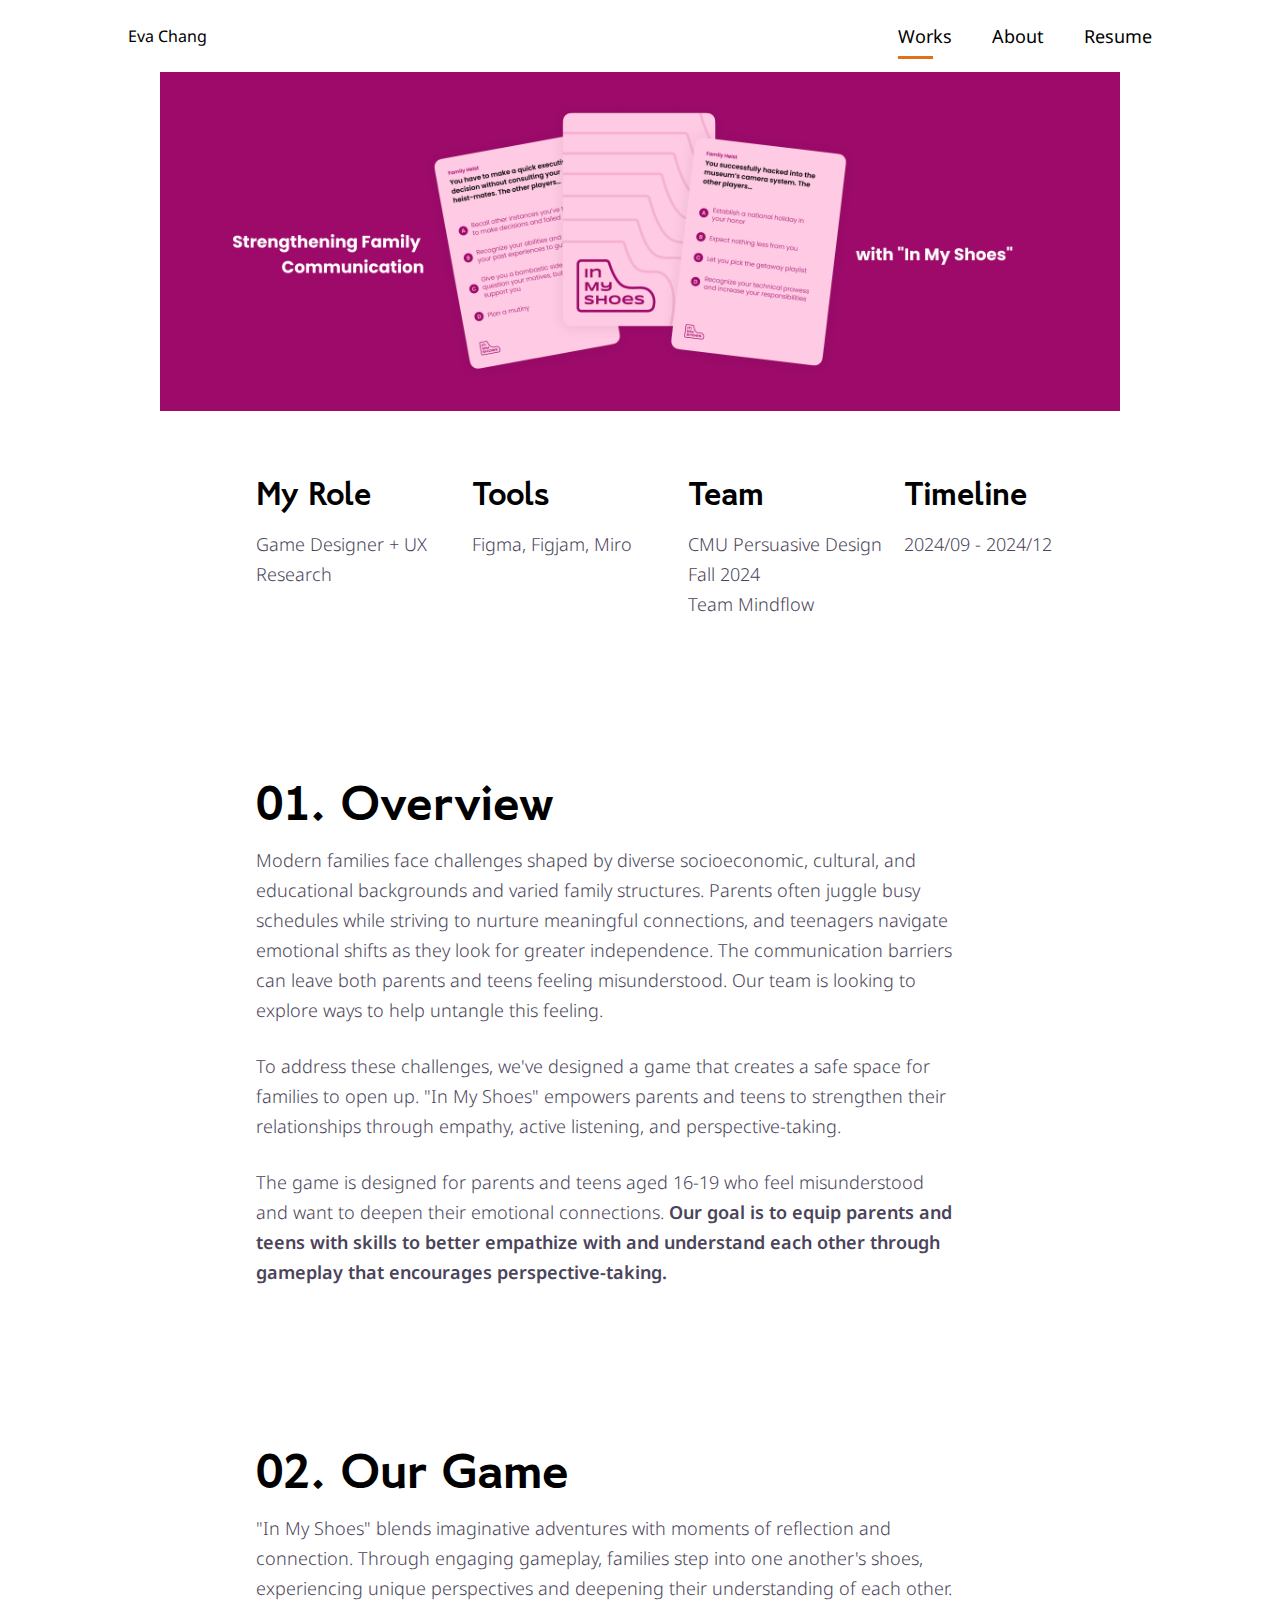
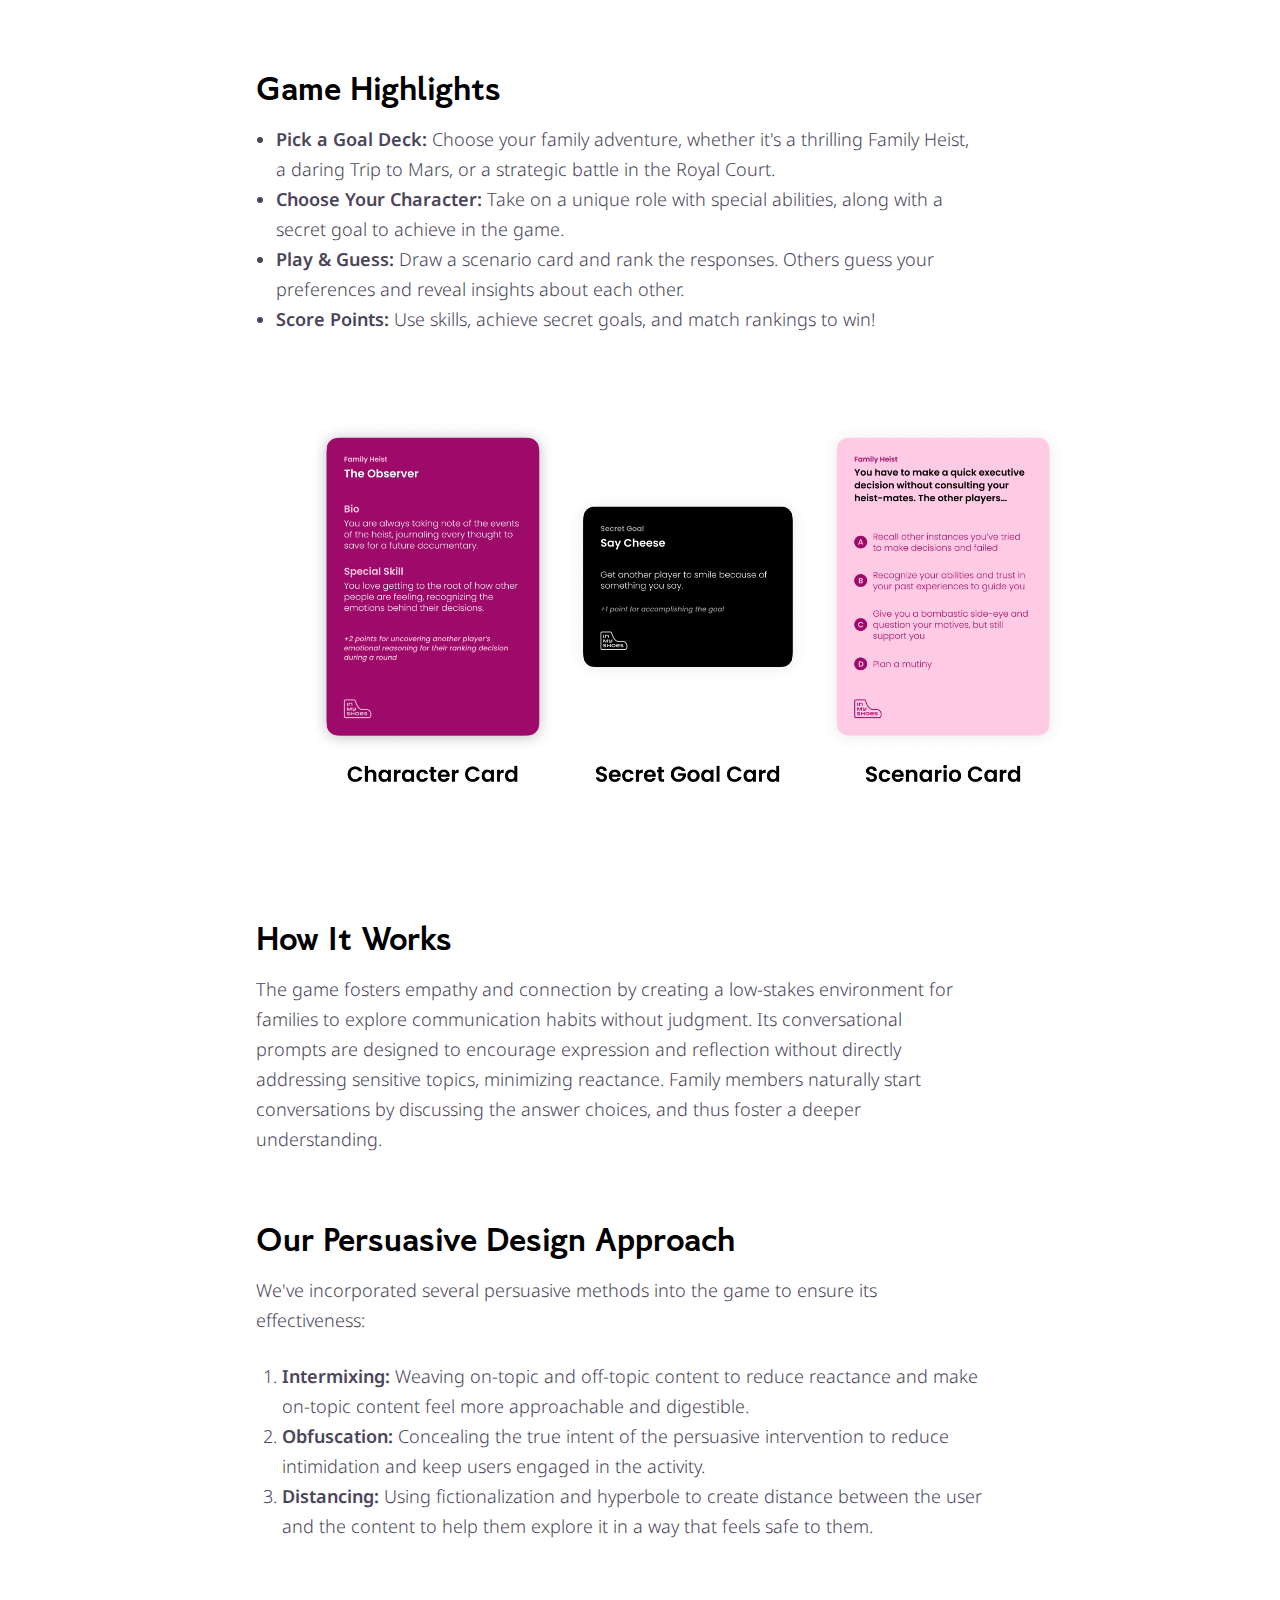
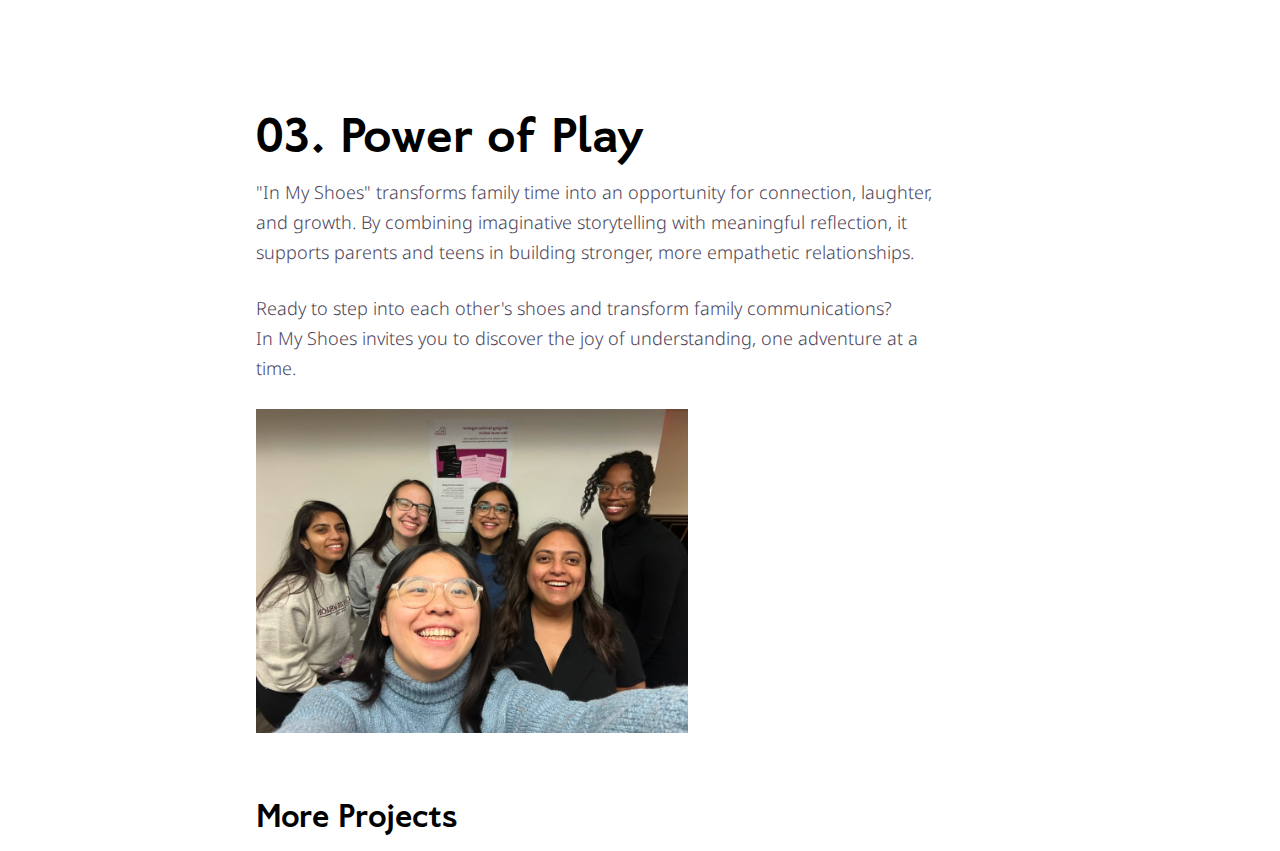
<file: inmyshoes.html>
<!DOCTYPE html>
<html lang="en">

<head>
    <meta charset="UTF-8">
    <meta content="width=device-width, initial-scale=1" name="viewport" />

    <!-- ===== SWIPER CSS ===== -->
    <link rel="stylesheet" href="">

    <!-- ===== BOX ICONS ===== -->
    <link href='https://unpkg.com/boxicons@2.0.9/css/boxicons.min.css' rel='stylesheet'>

    <!-- ===== CSS ===== -->
    <link rel="stylesheet" href="assets/css/main.css">

    <!-- ===== favicon ===== -->
    <link rel=icon href=favicon-16x16.png sizes="16x16" type="image/png">

    <link rel="stylesheet" href="https://cdnjs.cloudflare.com/ajax/libs/animate.css/4.1.1/animate.min.css"/>

    <title>Project-In My Shoes</title>
</head>

<body>
    <!--===== SCROLL TOP =====-->
    <!-- <a href="#" class="scrolltop" id="scroll-top">
        <i class='bx bxs-chevron-up scrolltop_icon'></i>
    </a> -->

    <!--===== HEADER =====-->
    <header class="l-header" id="header">
        <nav class="nav bd-container">
            <a href="index.html" class="nav_logo">Eva Chang</a>

            <div class="nav_menu" id="nav-menu">
                <ul class="nav_list">
                    <li class="nav_item"><a href="index.html#portfolio" class="nav_link active-link">Works</a></li>
                    <!-- <li class="nav_item"><a href="#portfolio" class="nav_link">Portfolio</a></li> -->
                    <li class="nav_item"><a href="about.html" class="nav_link">About</a></li>
                    <li class="nav_item"><a href="assets/pdf/Eva_Resume.pdf" target="_blank" class="nav_link">Resume</a>
                    </li>
                </ul>
            </div>

            <div class="nav_toggle" id="nav-toggle">
                <i class='bx bx-menu'></i>
            </div>
        </nav>
    </header>

    
    <main>
        <img class="fit" src="assets/img/inmyshoe/inmyshoes.png">
        <div class="wrapper">
            <div class="left-main">
                <div class="sidebar">
                    <ul>
                        <li><a href="#top">Overview</a></li>
                        <li><a href="#research">Our Game</a></li>
                        <li><a href="#sketches">Impact</a></li>
                        <!-- <li><a href="#prototype">Final</a></li>
                        <li><a href="#usertesting">Final</a></li> -->
                        <!-- <li><a href="#reflection">Outcomes</a></li> -->
                    </ul>

                </div>
            </div> 

            <div class="right-main">
                <div class="three-columns-grid">
                    <div>
                        <h2>My Role</h2>
                        <p>Game Designer + UX Research
                        </p>
                    </div>
                    <div>
                        <h2>Tools</h2>
                        <p>Figma, Figjam, Miro</p>
                    </div>
                    <div>
                        <h2>Team</h2>
                        <p>CMU Persuasive Design Fall 2024<br>Team Mindflow</p>
                    </div>
                    <div>
                        <h2>Timeline</h2>
                        <p>2024/09 - 2024/12</p>
                    </div>
                </div>

                <h1  id="top">01. Overview</h1>
                <p>
                    Modern families face challenges shaped by diverse socioeconomic, cultural, and educational backgrounds and varied family structures. 
                    Parents often juggle busy schedules while striving to nurture meaningful connections, 
                    and teenagers navigate emotional shifts as they look for greater independence. The communication barriers can leave 
                    both parents and teens feeling misunderstood. Our team is looking to explore ways to help untangle this feeling.

                </p>
                <p>
                    To address these challenges, we've designed a game that creates a safe space for families to open up. 
                    "In My Shoes" empowers parents and teens to strengthen their relationships through empathy, active listening, and perspective-taking.
                </p>
                <p>
                    The game is designed for parents and teens aged 16-19 who feel misunderstood and want to deepen their 
                    emotional connections. <b>Our goal is to equip parents and teens with skills to better empathize with and understand 
                    each other through gameplay that encourages perspective-taking.</b>
                </p>


                <h1  id="research">02. Our Game</h1>
                
                <p>
                    "In My Shoes" blends imaginative adventures with moments of reflection and connection. 
                    Through engaging gameplay, families step into one another's shoes, experiencing unique perspectives and deepening 
                    their understanding of each other.
                </p>
                <h2>Game Highlights</h2>
                    <ul class="list">

                    <li><b>Pick a Goal Deck:</b> 
                        Choose your family adventure, whether it's a thrilling Family Heist, a daring Trip to Mars, or a strategic battle in the Royal Court.
                    </li>
                    <li><b>Choose Your Character:</b> 
                        Take on a unique role with special abilities, along with a secret goal to achieve in the game.
                    </li>
                    <li><b>Play & Guess:</b> 
                        Draw a scenario card and rank the responses. Others guess your preferences and reveal insights about each other.
                    </li>
                    <li><b>Score Points:</b> 
                        Use skills, achieve secret goals, and match rankings to win!
                    </li>
                    
                    </ul>

                    <img class="fit" src="assets/img/inmyshoe/card.png" alt="card">

                <h2>How It Works</h2>
                    <p>
                        The game fosters empathy and connection by creating a low-stakes environment for families to explore communication habits without judgment. Its conversational prompts are designed to encourage expression and reflection without directly addressing sensitive topics, minimizing reactance. 
                        Family members naturally start conversations by discussing the answer choices, and thus foster a deeper understanding. 
                    </p>

                <h2>Our Persuasive Design Approach</h2>
                    <p>
                        We've incorporated several persuasive methods into the game to ensure its effectiveness:
                    </p>
                    <ol>
                        <li> <b>Intermixing:</b> Weaving on-topic and off-topic content to reduce reactance and make on-topic content feel more approachable and digestible.</li>
                        <li> <b>Obfuscation:</b> Concealing the true intent of the persuasive intervention to reduce intimidation and keep users engaged in the activity.</li>
                        <li> <b>Distancing:</b> Using fictionalization and hyperbole to create distance between the user and the content to help them explore it in a way that feels safe to them.</li>
                    </ol>

                <h1 id="sketches">03. Power of Play</h2>
                <p>
                    "In My Shoes" transforms family time into an opportunity for connection, laughter, and growth. 
                    By combining imaginative storytelling with meaningful reflection, it supports parents and teens in building stronger, 
                    more empathetic relationships.
                </p>
                <p>
                    Ready to step into each other's shoes and transform family communications? 
                    <br>In My Shoes invites you to discover the joy of understanding, one adventure at a time.
                </p>

                <img class="half" src="assets/img/inmyshoe/mindflow.png" alt="card">

                

                <!-- <h1 id="reflection">04. Outcomes</h1>
                <p>
                    This project is truly a rewarding journey for me. As a one-and-a-half year long project, the team had a chance to came up with everything from stretch, and got our hands on the researching, designing, and developing stages. It was such a fulfilling experience to see our vision come to life.
                </p>
                <p>
                    My biggest takeaways are that about effective communication and how to work as a team in a bigger time length.<br>
                    <ol>
                    <li> <b>Effective Communication:</b> The project stressed the need for clear communication within the team. At first, my UI design was misunderstood by the programmer, showing the importance of giving clear explanations and having detailed talks to make sure everyone understands. This experience improved my communication skills and ability to explain design choices clearly.</li>
                    <li> <b>Teamwork and Collaboration:</b> The project greatly improved my teamwork skills. Working well with team members was essential for solving problems and reaching our goals. Since we had to work together as a team for a while, we spent sometime making some team working ground rules so that we are able to transit our work between one another smoothly , without interfere one another. Also, the project won third place in our graduation capstone competition, showing me the value of working together and supporting each other to achieve a common vision.</li>
                    </ol>
                </p> -->





                <h2>More Projects</h2>
                <!-- <div class="three-columns-grid">
                    <div class="home-item">
                        <a class="img-hover-zoom" href="learngroup.html"><img class="fit"
                                src="assets/img/project/lg-footer.png" alt="LearnGroup">
                        </a>
                    </div>

                    <div class="home-item">
                        <a class="img-hover-zoom" href="g8game.html"><img class="fit"
                                src="assets/img/project/g8-footer.png" alt="g8">
                        </a>
                    </div>

                    <div class="home-item">
                        <a class="img-hover-zoom" href="skillOcean.html"><img class="fit"
                                src="assets/img/project/so-footer.png" alt="skillOcean">
                        </a>
                    </div>
                </div> -->
                

            </div>
        </div>





    </main>

   


    <!-- ===== MIXITUP FILTER ===== -->
    <!-- <script src="assets/js/mixitup.min.js"></script> -->

    <!-- ===== SWIPER JS ===== -->
    <!-- <script src=""></script> -->

    <!-- ===== GSAP ===== -->
    <!-- <script src="assets/js/gsap.min.js"></script> -->

    <!--===== MAIN JS =====-->
    <script src="assets/js/main.js"></script>

    <!--===== SCROLL REVEAL =====-->
    <!-- <script src="https://unpkg.com/scrollreveal"></script> -->

</body>

</html>
</file>
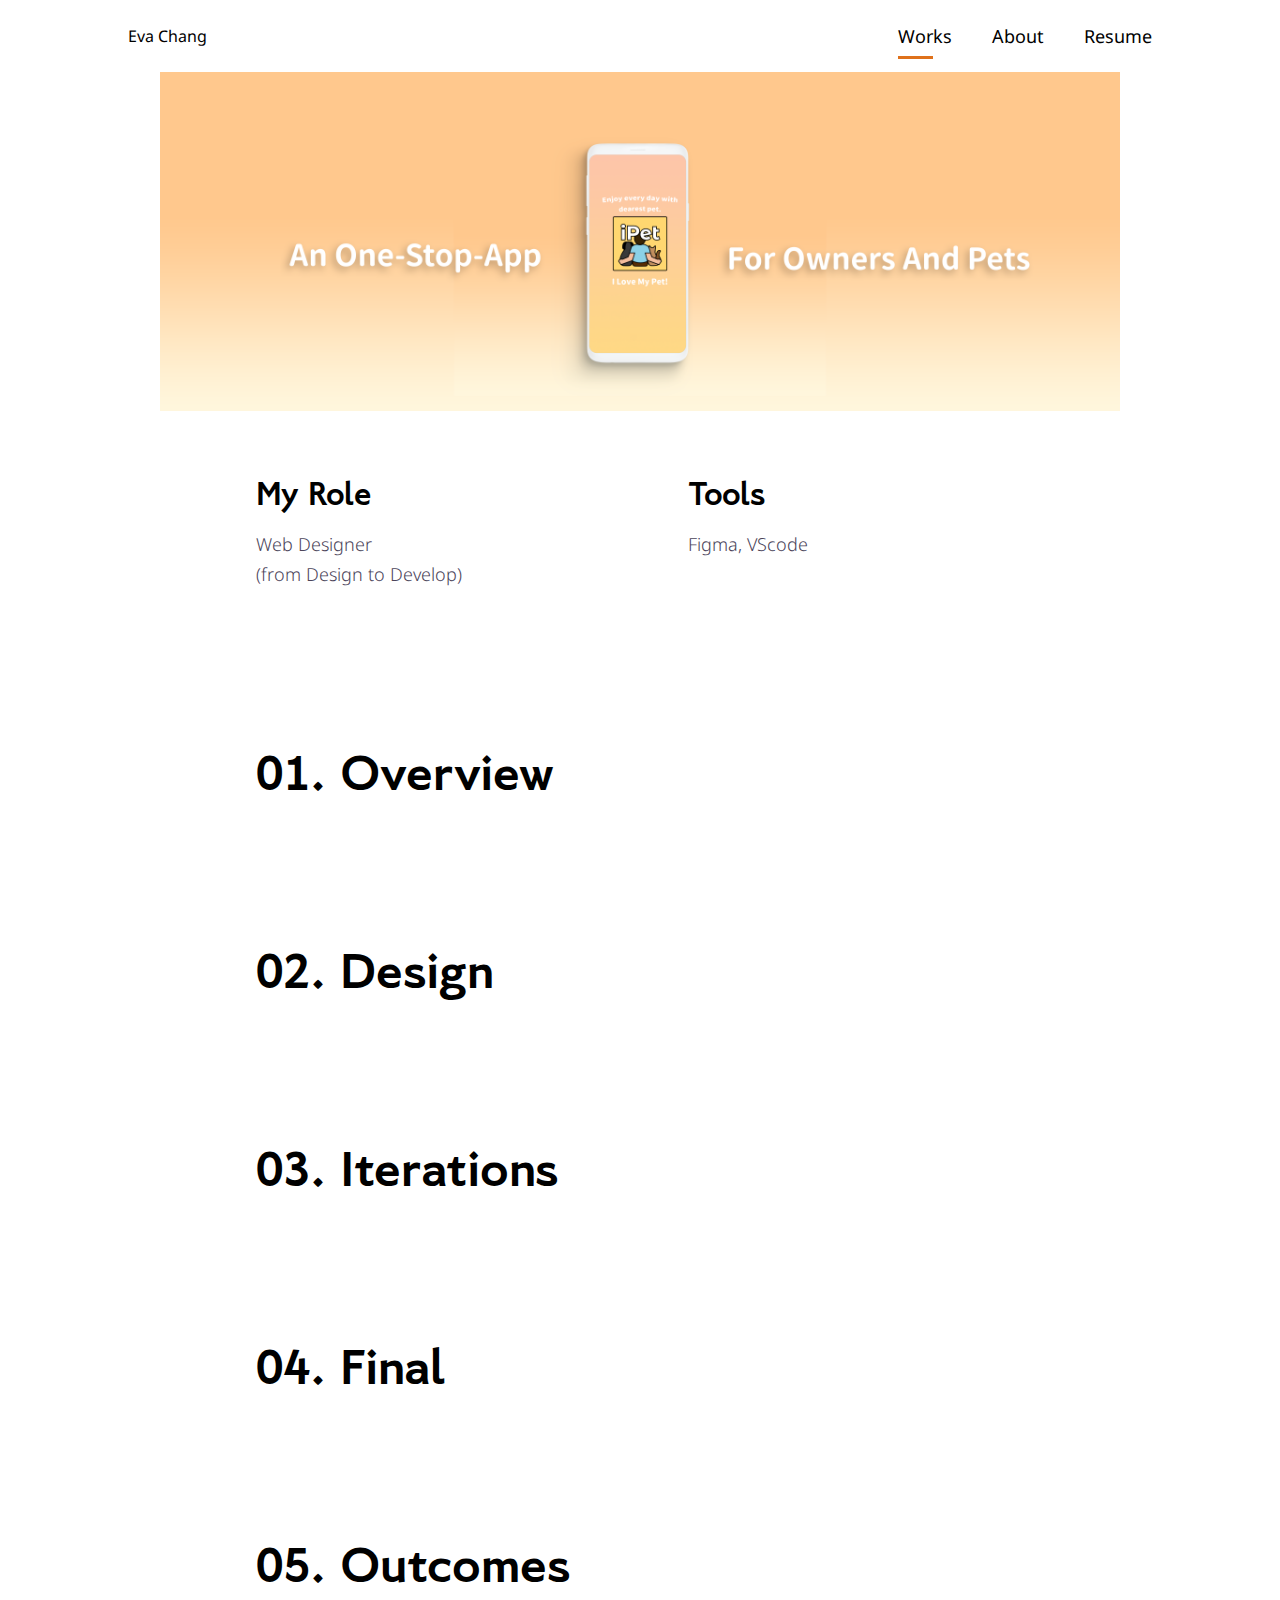
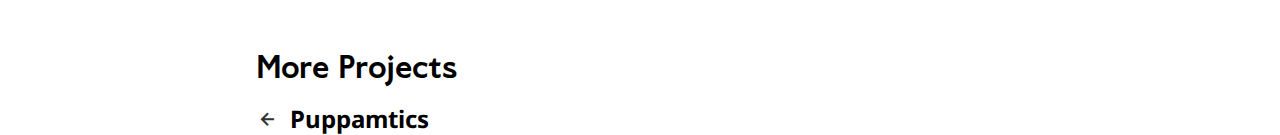
<file: myweb.html>
<!DOCTYPE html>
<html lang="en">

<head>
    <meta charset="UTF-8">
    <meta content="width=device-width, initial-scale=1" name="viewport" />

    <!-- ===== SWIPER CSS ===== -->
    <link rel="stylesheet" href="">

    <!-- ===== BOX ICONS ===== -->
    <link href='https://unpkg.com/boxicons@2.0.9/css/boxicons.min.css' rel='stylesheet'>

    <!-- ===== CSS ===== -->
    <link rel="stylesheet" href="assets/css/main.css">

    <!-- ===== favicon ===== -->
    <link rel=icon href=favicon-16x16.png sizes="16x16" type="image/png">

    <link rel="stylesheet" href="https://cdnjs.cloudflare.com/ajax/libs/animate.css/4.1.1/animate.min.css"/>

    <title>Project- My Website</title>
</head>

<body>
    <!--===== SCROLL TOP =====-->
    <!-- <a href="#" class="scrolltop" id="scroll-top">
        <i class='bx bxs-chevron-up scrolltop_icon'></i>
    </a> -->

    <!--===== HEADER =====-->
    <header class="l-header" id="header">
        <nav class="nav bd-container">
            <a href="index.html" class="nav_logo">Eva Chang</a>

            <div class="nav_menu" id="nav-menu">
                <ul class="nav_list">
                    <li class="nav_item"><a href="#home" class="nav_link active-link">Works</a></li>
                    <!-- <li class="nav_item"><a href="#portfolio" class="nav_link">Portfolio</a></li> -->
                    <li class="nav_item"><a href="about.html" class="nav_link">About</a></li>
                    <li class="nav_item"><a href="assets/pdf/Eva_Resume.pdf" target="_blank" class="nav_link">Resume</a>
                    </li>
                </ul>
            </div>

            <div class="nav_toggle" id="nav-toggle">
                <i class='bx bx-menu'></i>
            </div>
        </nav>
    </header>

    
    <main>
        <img class="fit" src="assets/img/project/ip-banner.png">
        <div class="wrapper">
            <div class="left-main">
                <div class="sidebar">
                    <ul>
                        <li><a href="#top">Overview</a></li>
                        <li><a href="#research">Design</a></li>
                        <li><a href="#sketches">Iterations</a></li>
                        <!-- <li><a href="#prototype">Final</a></li> -->
                        <li><a href="#usertesting">Final</a></li>
                        <li><a href="#reflection">Outcomes</a></li>
                    </ul>

                </div>
            </div>

            <div class="right-main">
                <div class="two-columns-grid">
                    <div>
                        <h2>My Role</h2>
                        <p>Web Designer <br>(from Design to Develop)
                        </p>
                    </div>
                    <div>
                        <h2>Tools</h2>
                        <p>Figma, VScode</p>
                    </div>
                </div>

                <h1  id="top">01. Overview</h1>
                
                <!-- <video class="fit" controls muted>
                    <source src="assets/img/project/ipetads.mp4" type="video/mp4">
                  </video> -->

                <h1  id="research">02. Design</h1>
                

                <h1 id="sketches">03. Iterations</h2>
                


                <h1 id="usertesting">04. Final</h1>
               

                <h1 id="reflection">05. Outcomes</h1>
                





                <h2>More Projects</h2>
                <div class="two-columns-grid">
                    <!-- <div class="flex-display">
                        <a href="ipet.html" class="home_social-icon"><i class='bx bx-left-arrow-alt'></i></a> <h3>iPet</h3>
                    </div> -->
                    <div class="flex-display">
                        <a href="puppamatics.html" class="home_social-icon"><i class='bx bx-left-arrow-alt'></i></a> <h3>Puppamtics</h3>
                    </div>
                </div>

            </div>
        </div>
    </main>

   


    <!-- ===== MIXITUP FILTER ===== -->
    <!-- <script src="assets/js/mixitup.min.js"></script> -->

    <!-- ===== SWIPER JS ===== -->
    <!-- <script src=""></script> -->

    <!-- ===== GSAP ===== -->
    <!-- <script src="assets/js/gsap.min.js"></script> -->

    <!--===== MAIN JS =====-->
    <script src="assets/js/main.js"></script>

    <!--===== SCROLL REVEAL =====-->
    <!-- <script src="https://unpkg.com/scrollreveal"></script> -->

</body>

</html>
</file>
<file: assets/css/main.css>
/* @import url("https://fonts.googleapis.com/css2?family=Poppins:wght@400;500;600;700&display=swap"); */
/* @import url('https://fonts.googleapis.com/css2?family=Philosopher:wght@400;700&display=swap'); */
@import url('https://fonts.googleapis.com/css2?family=Noto+Sans:ital,wght@0,100..900;1,100..900&display=swap');

@font-face {
  font-family:'Chiayi';
  src: url('/fonts/ChiayiCity.ttf') format('trueFont'),
      url('/fonts/ChiayiCity.woff2') format('woff2');
  font-weight: normal;
  font-size: normal;
}

* {
    box-sizing: border-box;
    /* background-color: var(--first-color-lighten); */
}


:root {
    --header-height: 3rem;

    /*===== Colors =====*/
    --first-color: #131313;
    --first-color-dark: #000000;
    --text-color: #525050;
    --first-color-light: #929292;
    --first-color-lighten: #FBF9F9;
    --homebk-color: #FDE49C;
    --word-color: #000;
    --orange-color: #DF711B;
    --orange-color-light: #f7a364;
    --blue-color: #64C9CF;

    /*===== Font and typography =====*/
    /* --body-font: 'Poppins', sans-serif; */
    --body-font: 'Noto Sans', sans-serif;
    --biggest-font-size: 2.5rem;
    --h1-font-size: 1.75rem;
    --h2-font-size: 1.5rem;
    --h3-font-size: 1.25rem;
    --normal-font-size: 1rem;
    --small-font-size: .938rem;
    --smaller-font-size: .75rem;

    --other-font: 'Chiayi', sans-serif;

    /*===== Font weight =====*/
    --font-medium: 200;
    --font-semi-bold: 300;
    --font-bold: 400;

    /*===== Margenes =====*/
    --mb-1: .5rem;
    --mb-2: 1rem;
    --mb-3: 1.5rem;
    --mb-4: 2rem;
    --mb-5: 2.5rem;
    --mb-6: 3rem;

    /*===== z index =====*/
    --z-normal: 1;
    --z-tooltip: 10;
    --z-fixed: 100;
}

html {
    scroll-behavior: smooth;
}

main {
    max-width: 90em;
    min-width: 30em;
    margin: 0 auto;
    height: 100%;
    margin-top: 0rem;
}

body {
    margin: var(--header-height) 0 0 0;
    font-family: var(--body-font);
    font-size: var(--normal-font-size);

}

/* nav {
    height: 60px;
    background: rgba(255, 255, 255, 0.9);
    position: fixed;
    width: 100%;
} */

/* nav img {
    position: absolute;
    width: 200px;
    top: 6px;
    left: 5%;
    color: #000000;
    font-size: 23px;
    width: 55px;
}

nav ul {
    float: right;
    margin-right: 70px;
    margin-top: 23px;
    list-style: none;

}

nav ul li {
    display: inline-block;
    line-height: 0px;
    margin: 0px 20px;
}

nav ul li a {
    font-family: 'ZCOOL XiaoWei', serif;
    position: relative;
    padding: 5px 0;
    color: #000000;
    font-size: 18px;
    text-decoration: none;
    display: inline-block;
} */
/* 

.cool::after {
    content: '';
    display: block;
    width: 0;
    height: 1px;
    background: #000000;
    transition: width .3s;
    margin-top: 15px;
}

.cool:hover::after {
    width: 100%;
    transition: width .3s;
}

.home-item a {
    text-decoration: none;
}

label #sign-one,
label #sign-two {
    font-size: 30px;
    color: #000000;
    float: right;
    line-height: 50px;
    margin-right: 30px;
    cursor: pointer;
    display: none;
}

#res-menu {
    display: none;
} */

h1 {
    font-family: var(--other-font);
    color: #000000;
    margin-bottom: 1rem;
    font-size: 46px;
    font-weight: 400;
    margin-top: 0rem;
    padding-top: 8rem;
    max-width: 800px;
    line-height: 54px;
}


h2 {
    font-family: var(--other-font);
    font-size: 30px;
    color: #000000;
    line-height: 25px;
    font-weight: 400;
    margin-top: 4rem;
    margin-bottom: 1.5rem;

}


/* .title {
    font-family: var(---font);
    color: #000000;
    line-height: 30px;
    font-weight: 400;
    font-size: 25px;
    margin-top: 10px;
    margin-bottom: 5px;
    padding-bottom: 5px;
    text-decoration: none;
    border-bottom: 1px solid #000000;
} */

p {
    font-family: 'Noto Sans', sans-serif;
    font-size: 18px;
    font-weight: 300;
    max-width: 700px;
    line-height: 30px;
    padding-bottom: 8px;
    margin-bottom: 18px;
    color: #4B445A;
}

b {
    font-weight: 600;
}
/* .color{
    padding: 1rem 0;
    line-height: 32px;
    background-color: var(--homebk-color);
} */

ol{
    font-family: 'Noto Sans', sans-serif;
    font-size: 18px;
    font-weight: 300;
    max-width: 700px;
    line-height: 30px;
    padding-bottom: 18px;
    margin-bottom: 18px;
    color: #4B445A;

    list-style-type: decimal; /* decimal is the default value for ol */
    margin-left: 26px; /* Add some left margin to make the numbers visible */
    padding-left: 0; /* Remove default padding */
}


.list{
    font-family: 'Noto Sans', sans-serif;
    font-size: 18px;
    font-weight: 300;
    max-width: 700px;
    line-height: 30px;
    padding-bottom: 18px;
    margin-bottom: 18px;
    color: #4B445A;

    list-style-type: disc; /* decimal is the default value for ol */
    margin-left: 20px; /* Add some left margin to make the numbers visible */
    padding-left: 0; 
}


/* p.des {
    margin-top: 1px;
    padding-top: 3px;
    margin-bottom: 30px;
}

p.view {
    margin-top: 0;
    margin-bottom: 1.3rem;
    color: #000000;
    font-size: 16px;
} */

a {
    text-decoration: none;
  }
  

a.link {
    font-family: 'Noto Sans', sans-serif;
    font-weight: 300;
    font-size: 18px;
    color: #DB6F5A;
    text-decoration: none;
    background-position-y: -0%;
    padding-bottom: 5px;
    background-image: linear-gradient(white 50%, #CEDDDC 50%);
    transition: background 500ms ease;
    background-size: 2px;
    background-size: auto 185%;
}

a.link:hover {
    background-position-y: 70%;
}


.img-hover-zoom {
    overflow: hidden;
}

.img-hover-zoom img {
    transition: transform .5s ease;
}


.img-hover-zoom:hover img {
    transform: scale(0.9);
}


.fit {
    width: 100%;
}

.half {
    width: 50%;
}

/* .work {
    display: grid;
    grid-template: repeat(2, 1fr)/repeat(2, 1fr);
    justify-content: space-evenly;
    grid-gap: 5rem;
}

.other {
    display: grid;
    grid-template: repeat(1, 4fr)/repeat(4, 1fr);
    justify-content: space-evenly;
    grid-gap: 0.3rem;
} */

.three-columns-grid {
    display: grid;
    grid-template-columns: repeat(4, 1fr);
    grid-template-rows: repeat(1, 4fr);
    grid-gap: 0rem;
}

.two-columns-grid {
    display: grid;
    grid-template-columns: repeat(2, 1fr);
    grid-template-rows: repeat(1, 2fr);
    grid-gap: 0rem;
}

.intro {
    display: grid;
    grid-template-columns: 1fr 2fr;
    grid-gap: 5rem;
    padding-bottom: 90px;
    padding-top: 50px
}

.flex-display {
    display: flex;
    align-items: center;
}

.home_social-icon {
    margin-right: 10px;
    margin-top: 6px; /* Adds some space between the icon and the h3 element */
}

h3 {
    margin: 0; /* Removes default margin from h3 */
    font-size: 1.5em; /* Optional: Adjust font size as needed */
}

.home_social-icon i {
    font-size: 1.5rem; /* Adjust icon size as needed */
    color: #333; /* Adjust icon color as needed */
}

.about {
    margin-left: 0rem;
}

p.short-about {
    width: 40rem;
    line-height: 2rem;
}

.video {
    width: 100%;
    text-align: center;
}

.left-main {
    height: 5385px;
    margin-top: 4rem;
    width: 10%;
    float: left;
    position: relative;
}

.sidebar {
    align-items: center;
    justify-content: center;
    top: 150px;
    height: 260px;
    margin-right: 15px;
    padding-right: 20px;
    position: sticky;
    -webkit-position: sticky;
    display: flex;
    border-left-style: none;
    border-left-width: 1px;
    border-left-color: #000000;
}

.sidebar ul {
    list-style: none;
    padding: 10px;

}

.sidebar ul li {
    margin: 5px 0;
}

.sidebar ul li a {
    text-decoration: none;
    color: #000000;
    font-family: 'Noto Sans', sans-serif;
    font-weight: 300;
    line-height: 25px;
    font-size: 15px;
}

.sidebar ul li a:hover {
    color: #DB6F5A;
    font-style: italic;
}

.right-main {
    width: 90%;
    float: right;
}



/* footer {
    margin: 5rem 3rem 1.8rem 3rem;
    display: block;
    text-align: center;
}

.footer {
    font-size: 15px;
    font-family: 'Open Sans', sans-serif;
    font-weight: 300;
    line-height: 35px;
} */

@media (min-width: 768px) and (max-width:1080px) {
    main {
        max-width: 40em;
        min-width: 10em;
        margin: 0 auto;
    }

    .left-main {
        display: none;
    }
}

@media (min-width: 1080px) and (max-width:1468px) {
    main {
        max-width: 60em;
        min-width: 10em;
        margin: 0 auto;
    }

    .left-main {
        display: none;
    }
}

@media (min-width: 300px) and (max-width:812px) {
    main {
        max-width: 20em;
        min-width: 7em;
        margin: 0 auto;
        height: 100%;
        padding-bottom: 60px;
    }

    body {
        margin: 0;
        min-height: 100%;
    }

    label #sign-one {
        display: block;
    }

    /* nav ul {
        position: fixed;
        width: 100%;
        height: 100vh;
        background: rgba(255, 255, 255, 0.9);
        top: 35px;
        left: -110%;
        text-align: center;
        transition: .5s;
        z-index: 10;
    }

    nav h1 {
        top: 13px;
    }

    nav ul li {
        display: block;
        margin: 30px 0;
        line-height: 30px;
    }

    nav ul li a {
        font-family: 'Noto Sans', sans-serif;
        font-size: 20px;
        font-weight: 400;
    } */

    #res-menu:checked~ul {
        left: 0;
    }

    #res-menu:checked~label #sign-one {
        display: none;
    }

    #res-menu:checked~label #sign-two {
        display: block;
    }

    h1,
    .homeheader {
        font-family: var(--body-font);
        font-size: 2rem;
        margin-bottom: 1rem;
        color: #000000;
        font-weight: 400;
    }

    h1 {
        margin-top: 0rem;
        font-size: 2.4rem;
        font-weight: 400;
    }

    h1.homeheader {
        margin-bottom: 0.5rem;
        font-size: 29px;
        line-height: 37px;
        padding-top: 0rem;

    }

    h2 {
        font-family: var(--body-font);
        font-size: 1.5rem;
        line-height: 1.4rem;
        color: #000000;
        font-weight: 400;
        margin-top: 50px;
    }

    p {
        font-family: 'Open Sans', sans-serif;
        font-size: 17px;
        line-height: 28px;
        font-weight: 300;
    }

    p.view {
        margin-top: 0;
        margin-bottom: 1.3rem;
        color: #1d4257;
        font-size: 15px;
    }

    p.short-about {
        max-width: 16rem;
    }

    a {
        text-decoration: none;
        color: #D3ABA5;
        font-family: var(--body-font);
        font-weight: 400;
    }

    a.link {
        font-size: 17px;
    }

    .fit {
        width: 100%;
    }

    .new-paragraph a {
        display: block;
        font-size: 18px;
        line-height: 30px;
    }

    .work,
    .other {
        display: block;
    }


    .home-image {
        max-width: 22rem;
        margin: 2rem 1.5rem 0 1.5rem;
    }

    .home-image-vertical {
        max-width: 15rem;
        margin: 2rem 5rem 0 5rem;
    }

    .same-row {
        display: flex;
        flex-direction: row;
        justify-content: space-between;
    }

    .img-show {
        display: grid;
        grid-template: repeat(2, 1fr)/repeat(2, 1fr);
        grid-gap: 0.5rem;
    }

    .intro {
        display: grid;
        grid-template-columns: repeat(1, 1fr);
        padding-bottom: 30px;
    }

    .two-columns {
        display: grid;
        grid-template-columns: repeat(1, 2fr);
        grid-template-rows: repeat(1, 1fr);
        grid-gap: 30px;
        margin-top: 50px;
    }

    .three-columns-grid {
        display: grid;
        grid-template-columns: repeat(1, 3fr);
        grid-template-rows: repeat(3, 1fr);
        grid-gap: 0px;
    }

    .three-columns-grid h2 {
        margin-top: 20px;
    }

    .left-main {
        display: none;
    }

    ::-webkit-scrollbar-track {
        background-color: #F5F5F5;
    }

    ::-webkit-scrollbar {
        width: 12px;
        background-color: #F5F5F5;
    }

    ::-webkit-scrollbar-thumb {
        background-color: #000000;
    }
}

/* nav */
.bd-container {
    max-width: 1024px;
    width: calc(100% - 2rem);
    margin-left: var(--mb-2);
    margin-right: var(--mb-2);
}

/* .l-header {
    width: 100%;
    position: fixed;
    top: 0;
    left: 0;
    z-index: var(--z-fixed);
    background-color: rgba(255, 255, 255, 0.9);
} */

/*===== NAV =====*/
.nav {
    height: var(--header-height);
    display: flex;
    justify-content: space-between;
    align-items: center;
    /* font-size:  var(--normal-font-size); */
    
}

@media screen and (max-width: 768px) {
    .nav_menu {
        position: fixed;
        top: -100%;
        left: 0;
        width: 100%;
        padding-top: 1.5rem;
        text-align: center;
        background-color: rgba(255, 255, 255, 0.9);
        transition: .4s;
        box-shadow: 0 2px 4px rgba(0, 0, 0, .1);
        border-radius: 0 0 1rem 1rem;
    }
}

.nav_item {
    margin-bottom: var(--mb-3);
    /* text-decoration: none; */
}

.nav_link {
    color: var(--word-color);
    transition: .3s;
}

.nav_link:hover {
    color: var(--first-color-light);
}

.nav_logo{
    font-family: var(--body-font);
    /* font-size: 18px; */
}

.nav_logo,
.nav_toggle {
    color: var(--word-color);
}

.nav_toggle {
    font-size: 1.3rem;
    cursor: pointer;
}

/* Show menu */
.show-menu {
    top: var(--header-height);
}

/* Active menu */
.active-link {
    position: relative;
}

.active-link::after {
    content: '';
    position: absolute;
    bottom: -.7rem;
    left: 0;
    width: 65%;
    height: 3px;
    background-color: var(--orange-color);
}

.scroll-header .nav_logo,
.scroll-header .nav_toggle,
.scroll-header .nav_link {
    color: var(--word-color);
}

.scroll-header .nav_menu {
    background-color: var(--first-color-lighten);
}

@media screen and (min-width: 768px) {
    body {
        margin: 0;
    }

    .nav {
        height: calc(var(--header-height) + 1.5rem);
    }

    .nav_list {
        display: flex;
        list-style: none;
        font-family: var(--body-font);
        font-size: 18px;
        text-decoration: none;
    }

    .nav_item {
        margin-left: var(--mb-5);
        margin-bottom: 0;
        text-decoration: none;
    }

    .nav_toggle {
        display: none;
    }

}

@media screen and (min-width: 1024px) {
    .bd-container {
        margin-left: auto;
        margin-right: auto;
    }
}


/*===== FOOTER =====*/
.footer {
    /* background-color: #DF711B; */
    color: var(--first-color);
    text-align: center;
  }
  
  .footer_container {
    padding: 3rem 0;
  }
  
  .footer_title {
    font-size: var(--h1-font-size);
    margin-bottom: var(--mb-1);
    font-weight: var(--font-semi-bold);
  }
  
  .footer_description {
    margin-bottom: var(--mb-3);
  }
  
  .footer_social {
    margin-bottom: var(--mb-6);
  }
  
  .mail-link {
    color: var(--first-color-lighten);
  }
  
  .mail-link:hover {
    /* color: var(--first-color-light); */
    background-color: var(--orange-color-light);
  }
  
  
  .footer_link {
    font-size: 1.4rem;
    color: var(--first-color-lighten);
    margin: 0 var(--mb-1);
    transition: .3s;
  }
  
  .footer_link:hover {
    color: var(--orange-color-light);
  }
  
  .footer_copy {
    font-size: var(--smaller-font-size);
    font-style: italic;
    color: var(--first-color-lighten);
  }
</file>
